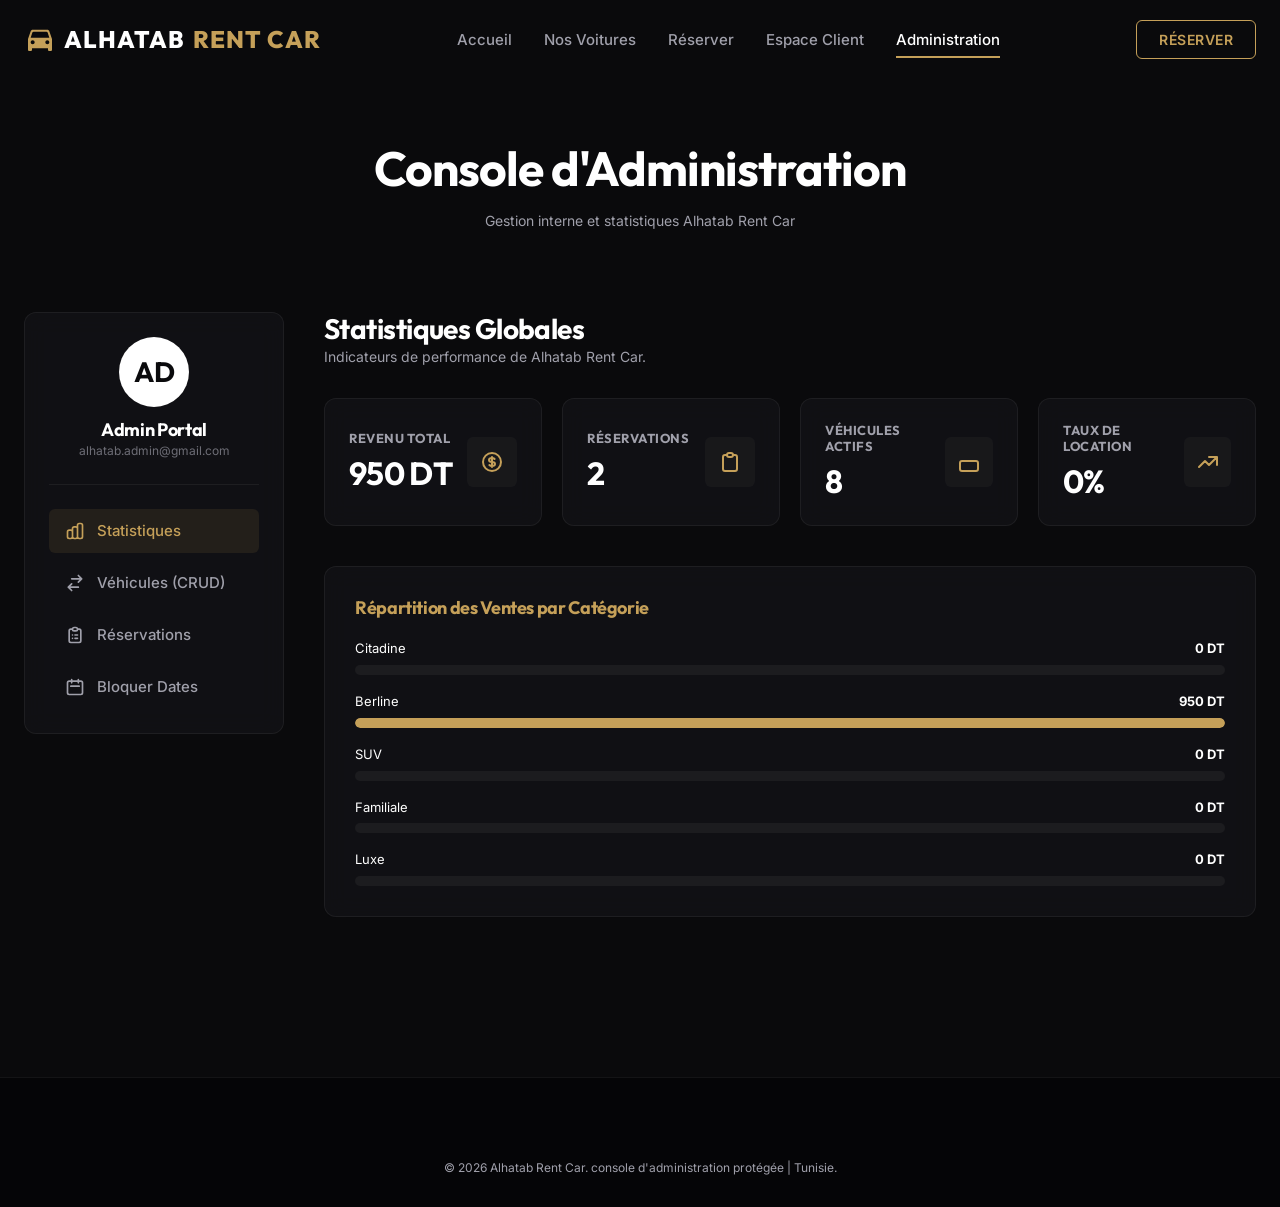
<file: admin.html>
<!DOCTYPE html>
<html lang="fr">
<head>
    <meta charset="UTF-8">
    <meta name="viewport" content="width=device-width, initial-scale=1.0">
    <title>Administration | Alhatab Rent Car</title>
    
    <!-- Meta and styles -->
    <meta name="robots" content="noindex, nofollow">
    <link rel="stylesheet" href="assets/css/style.css">
</head>
<body>

    <!-- Header Navigation -->
    <header class="scrolled">
        <div class="container">
            <a href="index.html" class="logo">
                <svg class="logo-icon" viewBox="0 0 24 24">
                    <path d="M18.92 6.01C18.72 5.42 18.16 5 17.5 5h-11c-.66 0-1.21.42-1.42 1.01L3 12v8c0 .55.45 1 1 1h1c.55 0 1-.45 1-1v-1h12v1c0 .55.45 1 1 1h1c.55 0 1-.45 1-1v-8l-2.08-5.99zM6.5 16c-.83 0-1.5-.67-1.5-1.5S5.67 13 6.5 13s1.5.67 1.5 1.5S7.33 16 6.5 16zm11 0c-.83 0-1.5-.67-1.5-1.5s.67-1.5 1.5-1.5 1.5.67 1.5 1.5-.67 1.5-1.5 1.5zM5 11l1.27-3.82c.14-.4.52-.68.96-.68h9.54c.44 0 .82.28.96.68L19 11H5z"/>
                </svg>
                Alhatab <span>Rent Car</span>
            </a>
            
            <nav class="nav-links">
                <a href="index.html">Accueil</a>
                <a href="cars.html">Nos Voitures</a>
                <a href="reserve.html">Réserver</a>
                <a href="dashboard.html">Espace Client</a>
                <a href="admin.html" class="active">Administration</a>
            </nav>
            
            <button class="nav-btn" onclick="window.location.href='reserve.html'">Réserver</button>
            
            <div class="burger">
                <span></span>
                <span></span>
                <span></span>
            </div>
        </div>
    </header>

    <!-- Page Header -->
    <section class="page-header" style="padding-bottom: 40px; padding-top: 140px;">
        <div class="container">
            <h1>Console d'Administration</h1>
            <p style="color:var(--text-gray); font-size:14px; margin-top:8px;">Gestion interne et statistiques Alhatab Rent Car</p>
        </div>
    </section>

    <!-- Main Content Layout -->
    <main class="container" style="padding-bottom: 80px; margin-top: 30px;">
        <div class="dashboard-layout">
            
            <!-- Sidebar Admin Navigation -->
            <aside class="dashboard-sidebar glass">
                <div class="user-profile-header">
                    <div class="user-avatar" style="background: var(--text-light); color: var(--bg-dark);">AD</div>
                    <h3>Admin Portal</h3>
                    <p>alhatab.admin@gmail.com</p>
                </div>

                <div class="db-menu">
                    <button class="db-menu-btn active" onclick="switchAdminTab('stats')">
                        <svg fill="none" stroke="currentColor" viewBox="0 0 24 24"><path stroke-linecap="round" stroke-linejoin="round" stroke-width="2" d="M9 19v-6a2 2 0 00-2-2H5a2 2 0 00-2 2v6a2 2 0 002 2h2a2 2 0 002-2zm0 0V9a2 2 0 012-2h2a2 2 0 012 2v10m-6 0a2 2 0 002 2h2a2 2 0 002-2m0 0V5a2 2 0 012-2h2a2 2 0 012 2v14a2 2 0 01-2 2h-2a2 2 0 01-2-2z"></path></svg>
                        Statistiques
                    </button>
                    <button class="db-menu-btn" onclick="switchAdminTab('vehicles')">
                        <svg fill="none" stroke="currentColor" viewBox="0 0 24 24"><path stroke-linecap="round" stroke-linejoin="round" stroke-width="2" d="M8 7h12m0 0l-4-4m4 4l-4 4m0 6H4m0 0l4 4m-4-4l4-4"></path></svg>
                        Véhicules (CRUD)
                    </button>
                    <button class="db-menu-btn" onclick="switchAdminTab('bookings')">
                        <svg fill="none" stroke="currentColor" viewBox="0 0 24 24"><path stroke-linecap="round" stroke-linejoin="round" stroke-width="2" d="M9 5H7a2 2 0 00-2 2v12a2 2 0 002 2h10a2 2 0 002-2V7a2 2 0 00-2-2h-2M9 5a2 2 0 002 2h2a2 2 0 002-2M9 5a2 2 0 012-2h2a2 2 0 012 2m-3 7h3m-3 4h3m-6-4h.01M9 16h.01"></path></svg>
                        Réservations
                    </button>
                    <button class="db-menu-btn" onclick="switchAdminTab('blocked')">
                        <svg fill="none" stroke="currentColor" viewBox="0 0 24 24"><path stroke-linecap="round" stroke-linejoin="round" stroke-width="2" d="M8 7V3m8 4V3m-9 8h10M5 21h14a2 2 0 002-2V7a2 2 0 00-2-2H5a2 2 0 00-2 2v12a2 2 0 002 2z"></path></svg>
                        Bloquer Dates
                    </button>
                </div>
            </aside>

            <!-- Admin Display Content -->
            <div style="min-width:0;">
                
                <!-- 1. STATS PANEL -->
                <div class="dashboard-panel active" id="tab-stats">
                    <div class="panel-header">
                        <div class="panel-title">
                            <h2>Statistiques Globales</h2>
                            <p>Indicateurs de performance de Alhatab Rent Car.</p>
                        </div>
                    </div>

                    <!-- Grid metrics -->
                    <div class="stats-grid">
                        <div class="stat-card glass">
                            <div class="stat-info">
                                <h5>Revenu Total</h5>
                                <h2 id="stat-revenue">0 DT</h2>
                            </div>
                            <div class="stat-icon">
                                <svg fill="none" stroke="currentColor" viewBox="0 0 24 24"><path stroke-linecap="round" stroke-linejoin="round" stroke-width="2" d="M12 8c-1.657 0-3 .895-3 2s1.343 2 3 2 3 .895 3 2-1.343 2-3 2m0-8c1.11 0 2.08.402 2.599 1M12 8V7m0 1v8m0 0v1m0-1c-1.11 0-2.08-.402-2.599-1M21 12a9 9 0 11-18 0 9 9 0 0118 0z"></path></svg>
                            </div>
                        </div>

                        <div class="stat-card glass">
                            <div class="stat-info">
                                <h5>Réservations</h5>
                                <h2 id="stat-bookings-count">0</h2>
                            </div>
                            <div class="stat-icon">
                                <svg fill="none" stroke="currentColor" viewBox="0 0 24 24"><path stroke-linecap="round" stroke-linejoin="round" stroke-width="2" d="M9 5H7a2 2 0 00-2 2v12a2 2 0 002 2h10a2 2 0 002-2V7a2 2 0 00-2-2h-2M9 5a2 2 0 002 2h2a2 2 0 002-2M9 5a2 2 0 012-2h2a2 2 0 012 2"></path></svg>
                            </div>
                        </div>

                        <div class="stat-card glass">
                            <div class="stat-info">
                                <h5>Véhicules Actifs</h5>
                                <h2 id="stat-cars-count">0</h2>
                            </div>
                            <div class="stat-icon">
                                <svg fill="none" stroke="currentColor" viewBox="0 0 24 24"><path stroke-linecap="round" stroke-linejoin="round" stroke-width="2" d="M19 11H5m14 0a2 2 0 012 2v6a2 2 0 01-2 2H5a2 2 0 01-2-2v-6a2 2 0 012-2"></path></svg>
                            </div>
                        </div>

                        <div class="stat-card glass">
                            <div class="stat-info">
                                <h5>Taux de Location</h5>
                                <h2 id="stat-occupancy">0%</h2>
                            </div>
                            <div class="stat-icon">
                                <svg fill="none" stroke="currentColor" viewBox="0 0 24 24"><path stroke-linecap="round" stroke-linejoin="round" stroke-width="2" d="M13 7h8m0 0v8m0-8l-8 8-4-4-6 6"></path></svg>
                            </div>
                        </div>
                    </div>

                    <!-- CSS-based Chart display -->
                    <div class="glass" style="padding: 30px; border-radius: var(--radius-md); margin-top:20px;">
                        <h4 style="font-family: var(--font-title); font-size:18px; margin-bottom: 20px; color:var(--primary);">Répartition des Ventes par Catégorie</h4>
                        <div style="display:flex; flex-direction:column; gap:16px;" id="stats-category-chart">
                            <!-- Injected dynamically -->
                        </div>
                    </div>
                </div>

                <!-- 2. VEHICLES CRUD PANEL -->
                <div class="dashboard-panel" id="tab-vehicles">
                    <div class="panel-header">
                        <div class="panel-title">
                            <h2>Gestion des Véhicules</h2>
                            <p>Ajouter, modifier ou retirer des voitures du catalogue public.</p>
                        </div>
                        <button class="btn btn-primary" onclick="openCarModal()">Ajouter un véhicule</button>
                    </div>

                    <div class="table-wrapper glass">
                        <table>
                            <thead>
                                <tr>
                                    <th>Image</th>
                                    <th>Marque & Modèle</th>
                                    <th>Catégorie</th>
                                    <th>Plaque d'immatriculation</th>
                                    <th>Boîte</th>
                                    <th>Tarif/Jour</th>
                                    <th>État</th>
                                    <th>Actions</th>
                                </tr>
                            </thead>
                            <tbody id="admin-vehicles-table-body">
                                <!-- Populated dynamically -->
                            </tbody>
                        </table>
                    </div>
                </div>

                <!-- 3. BOOKINGS MANAGEMENT PANEL -->
                <div class="dashboard-panel" id="tab-bookings">
                    <div class="panel-header">
                        <div class="panel-title">
                            <h2>Gestion des Réservations</h2>
                            <p>Suivez et mettez à jour le statut des commandes clients.</p>
                        </div>
                        <button class="btn btn-secondary" onclick="exportReservations()">Exporter en JSON / CSV</button>
                    </div>

                    <div class="table-wrapper glass">
                        <table>
                            <thead>
                                <tr>
                                    <th>ID</th>
                                    <th>Client</th>
                                    <th>Véhicule</th>
                                    <th>Dates</th>
                                    <th>Montant</th>
                                    <th>Statut Location</th>
                                    <th>Paiement</th>
                                    <th>Actions</th>
                                </tr>
                            </thead>
                            <tbody id="admin-bookings-table-body">
                                <!-- Populated dynamically -->
                            </tbody>
                        </table>
                    </div>
                </div>

                <!-- 4. CALENDAR DATE BLOCKER PANEL -->
                <div class="dashboard-panel" id="tab-blocked">
                    <div class="panel-header">
                        <div class="panel-title">
                            <h2>Indisponibilités & Maintenance</h2>
                            <p>Bloquez des plages de dates pour des entretiens ou réparations.</p>
                        </div>
                    </div>

                    <div style="display:grid; grid-template-columns: 1fr 1.5fr; gap:30px; align-items: start;">
                        
                        <!-- Form -->
                        <div class="glass" style="padding: 24px; border-radius: var(--radius-md);">
                            <h4 style="font-family: var(--font-title); font-size:16px; margin-bottom: 20px; color:var(--primary);">Bloquer un véhicule</h4>
                            <form id="admin-block-form" style="display:flex; flex-direction:column; gap:16px;">
                                <div class="form-group">
                                    <label for="block-car-select">Véhicule concerné</label>
                                    <select id="block-car-select" class="form-control" required>
                                        <option value="" disabled selected>Choisir un véhicule...</option>
                                    </select>
                                </div>
                                <div class="form-group">
                                    <label for="block-start-date">Date de début</label>
                                    <input type="date" id="block-start-date" class="form-control" required>
                                </div>
                                <div class="form-group">
                                    <label for="block-end-date">Date de fin</label>
                                    <input type="date" id="block-end-date" class="form-control" required>
                                </div>
                                <div class="form-group">
                                    <label for="block-reason">Motif de blocage</label>
                                    <input type="text" id="block-reason" class="form-control" placeholder="Ex: Vidange / Peinture / Loueur privé" required>
                                </div>
                                <button type="submit" class="btn btn-primary">Bloquer ces dates</button>
                            </form>
                        </div>

                        <!-- Blocked Dates List Table -->
                        <div class="table-wrapper glass">
                            <table>
                                <thead>
                                    <tr>
                                        <th>Véhicule</th>
                                        <th>Début</th>
                                        <th>Fin</th>
                                        <th>Motif</th>
                                        <th>Actions</th>
                                    </tr>
                                </thead>
                                <tbody id="admin-blocked-table-body">
                                    <!-- Populated dynamically -->
                                </tbody>
                            </table>
                        </div>

                    </div>
                </div>

            </div>
        </div>
    </main>

    <!-- CAR CRUD MODAL (ADD & EDIT) -->
    <div class="modal" id="car-crud-modal">
        <div class="modal-content glass" style="max-width: 600px;">
            <form id="car-crud-form">
                <div class="modal-header">
                    <h3 style="font-family: var(--font-title); font-size: 20px; color: var(--primary);" id="car-modal-title">Ajouter un véhicule</h3>
                    <button type="button" class="modal-close" onclick="closeCarModal()">
                        <svg style="width:24px;height:24px;" fill="none" stroke="currentColor" viewBox="0 0 24 24"><path stroke-linecap="round" stroke-linejoin="round" stroke-width="2" d="M6 18L18 6M6 6l12 12"></path></svg>
                    </button>
                </div>
                
                <div class="modal-body" style="display:flex; flex-direction:column; gap:16px;">
                    <input type="hidden" id="car-crud-id">
                    
                    <div style="display:grid; grid-template-columns:1fr 1fr; gap:16px;">
                        <div class="form-group">
                            <label for="car-brand">Marque</label>
                            <input type="text" id="car-brand" class="form-control" placeholder="Ex: Kia" required>
                        </div>
                        <div class="form-group">
                            <label for="car-model">Modèle</label>
                            <input type="text" id="car-model" class="form-control" placeholder="Ex: Rio" required>
                        </div>
                    </div>

                    <div style="display:grid; grid-template-columns:1fr 1fr; gap:16px;">
                        <div class="form-group">
                            <label for="car-category">Catégorie</label>
                            <select id="car-category" class="form-control" required>
                                <option value="Citadine">Citadine</option>
                                <option value="Berline">Berline</option>
                                <option value="SUV">SUV</option>
                                <option value="Familiale">Familiale</option>
                                <option value="Luxe">Luxe</option>
                            </select>
                        </div>
                        <div class="form-group">
                            <label for="car-plate">Plaque d'immatriculation</label>
                            <input type="text" id="car-plate" class="form-control" placeholder="Ex: 220 TU 4321" required>
                        </div>
                    </div>

                    <div style="display:grid; grid-template-columns:1fr 1fr 1fr; gap:12px;">
                        <div class="form-group">
                            <label for="car-trans">Boîte</label>
                            <select id="car-trans" class="form-control" required>
                                <option value="Manuelle">Manuelle</option>
                                <option value="Automatique">Automatique</option>
                            </select>
                        </div>
                        <div class="form-group">
                            <label for="car-fuel">Carburant</label>
                            <select id="car-fuel" class="form-control" required>
                                <option value="Essence">Essence</option>
                                <option value="Diesel">Diesel</option>
                            </select>
                        </div>
                        <div class="form-group">
                            <label for="car-seats">Nbr Sièges</label>
                            <input type="number" id="car-seats" class="form-control" min="2" max="9" value="5" required>
                        </div>
                    </div>

                    <div style="display:grid; grid-template-columns:1fr 1.5fr; gap:16px;">
                        <div class="form-group">
                            <label for="car-price">Prix / jour (DT)</label>
                            <input type="number" id="car-price" class="form-control" min="20" max="1000" placeholder="110" required>
                        </div>
                        <div class="form-group">
                            <label for="car-status">Disponibilité administrative</label>
                            <select id="car-status" class="form-control" required>
                                <option value="Disponible">Disponible</option>
                                <option value="Maintenance">En Maintenance</option>
                                <option value="Indisponible">Indisponible (Hors-flotte)</option>
                            </select>
                        </div>
                    </div>

                    <div class="form-group">
                        <label for="car-image">URL de l'image du véhicule</label>
                        <input type="url" id="car-image" class="form-control" placeholder="https://images.unsplash.com/..." required>
                    </div>

                    <div class="form-group">
                        <label for="car-desc">Description courte</label>
                        <textarea id="car-desc" class="form-control" style="height:80px; resize:none;" placeholder="Description marketing du véhicule..." required></textarea>
                    </div>
                </div>
                
                <div class="modal-footer">
                    <button type="button" class="btn btn-secondary" onclick="closeCarModal()">Annuler</button>
                    <button type="submit" class="btn btn-primary">Enregistrer</button>
                </div>
            </form>
        </div>
    </div>

    <!-- Footer -->
    <footer style="margin-top: 80px;">
        <div class="container" style="text-align: center; font-size:12px;">
            <p>&copy; 2026 Alhatab Rent Car. console d'administration protégée | Tunisie.</p>
        </div>
    </footer>

    <!-- Scripts -->
    <script src="assets/js/db.js"></script>
    <script src="assets/js/app.js"></script>
    <script src="assets/js/admin.js"></script>
</body>
</html>
</file>
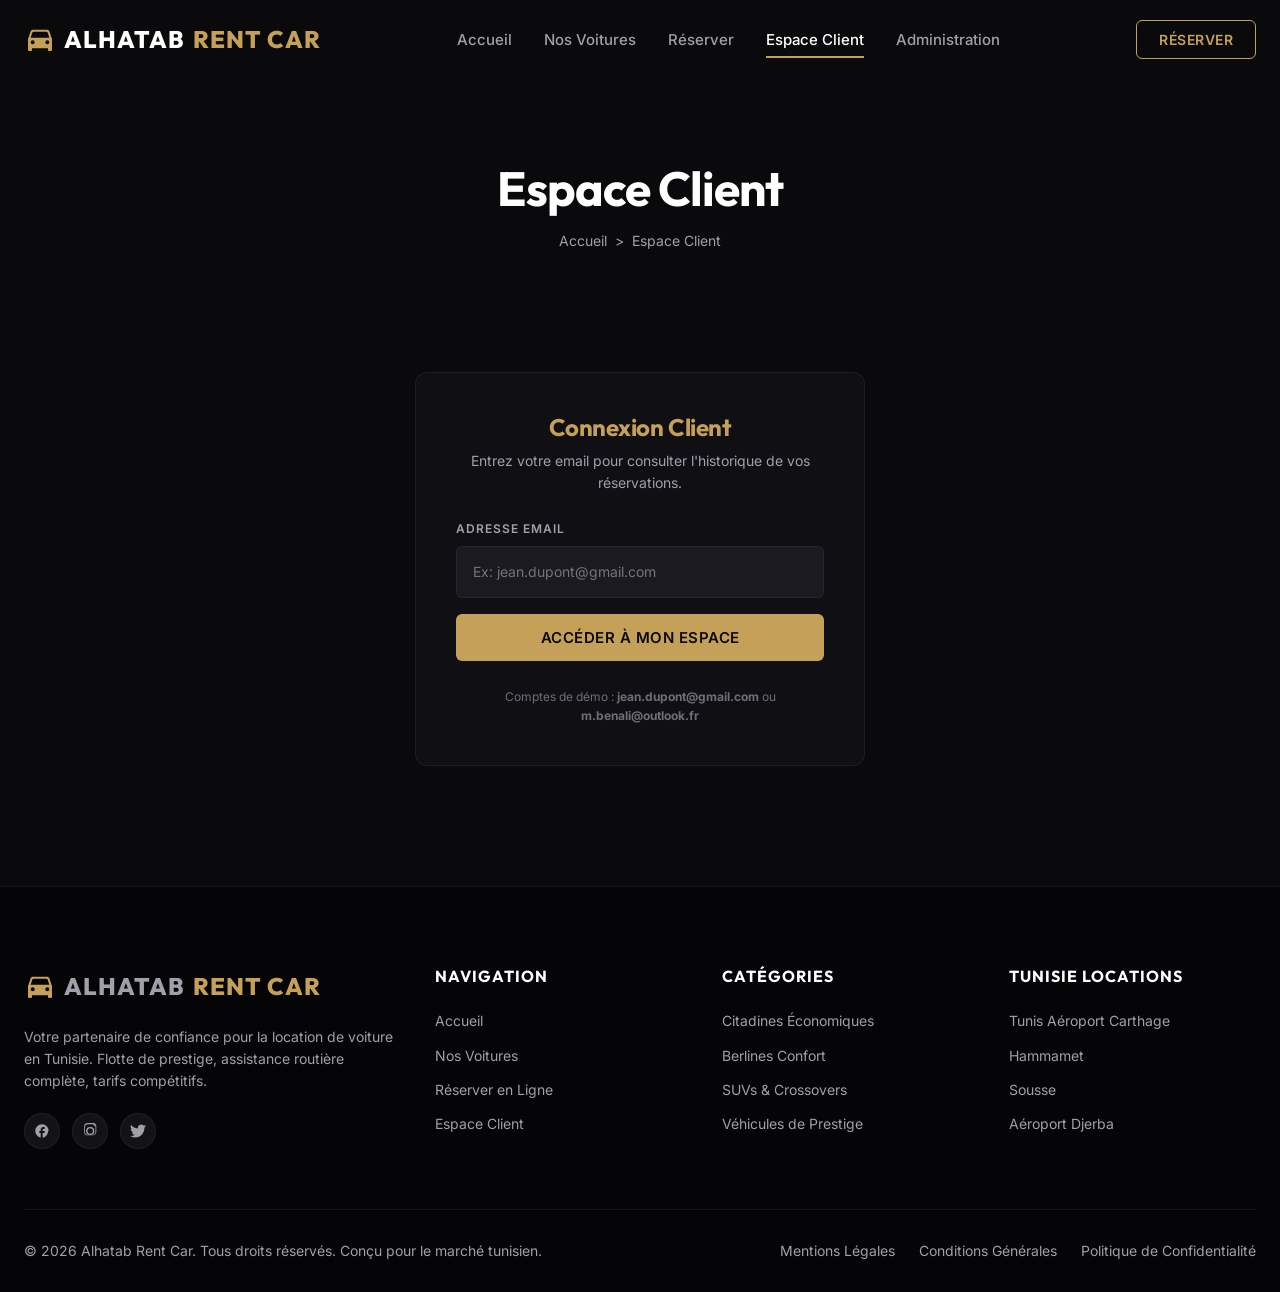
<file: dashboard.html>
<!DOCTYPE html>
<html lang="fr">
<head>
    <meta charset="UTF-8">
    <meta name="viewport" content="width=device-width, initial-scale=1.0">
    <title>Espace Client | Alhatab Rent Car Tunisie</title>
    
    <!-- Meta Descriptions & SEO -->
    <meta name="description" content="Gérez vos locations de voiture, téléchargez vos reçus et suivez vos paiements Click to Pay sur l'espace client Alhatab Rent Car.">
    <meta name="keywords" content="espace client alhatab rent car, facture location voiture tunisie, justificatif location voiture tunisie">
    
    <!-- Stylesheets -->
    <link rel="stylesheet" href="assets/css/style.css">
</head>
<body>

    <!-- Header Navigation -->
    <header class="scrolled">
        <div class="container">
            <a href="index.html" class="logo">
                <svg class="logo-icon" viewBox="0 0 24 24">
                    <path d="M18.92 6.01C18.72 5.42 18.16 5 17.5 5h-11c-.66 0-1.21.42-1.42 1.01L3 12v8c0 .55.45 1 1 1h1c.55 0 1-.45 1-1v-1h12v1c0 .55.45 1 1 1h1c.55 0 1-.45 1-1v-8l-2.08-5.99zM6.5 16c-.83 0-1.5-.67-1.5-1.5S5.67 13 6.5 13s1.5.67 1.5 1.5S7.33 16 6.5 16zm11 0c-.83 0-1.5-.67-1.5-1.5s.67-1.5 1.5-1.5 1.5.67 1.5 1.5-.67 1.5-1.5 1.5zM5 11l1.27-3.82c.14-.4.52-.68.96-.68h9.54c.44 0 .82.28.96.68L19 11H5z"/>
                </svg>
                Alhatab <span>Rent Car</span>
            </a>
            
            <nav class="nav-links">
                <a href="index.html">Accueil</a>
                <a href="cars.html">Nos Voitures</a>
                <a href="reserve.html">Réserver</a>
                <a href="dashboard.html" class="active">Espace Client</a>
                <a href="admin.html">Administration</a>
            </nav>
            
            <button class="nav-btn" onclick="window.location.href='reserve.html'">Réserver</button>
            
            <div class="burger">
                <span></span>
                <span></span>
                <span></span>
            </div>
        </div>
    </header>

    <!-- Page Header -->
    <section class="page-header">
        <div class="container">
            <h1>Espace Client</h1>
            <div class="breadcrumbs">
                <a href="index.html">Accueil</a>
                <span>&gt;</span>
                <span>Espace Client</span>
            </div>
        </div>
    </section>

    <!-- Main Client Layout -->
    <main class="container" style="padding-bottom: 80px; margin-top: 40px;">
        
        <!-- LOGIN VIEW (SHOWN IF NOT AUTHENTICATED) -->
        <div id="login-view" class="glass" style="max-width: 450px; margin: 40px auto; padding: 40px; border-radius: var(--radius-md); text-align: center;">
            <h3 style="font-family: var(--font-title); font-size: 24px; color: var(--primary); margin-bottom: 8px;">Connexion Client</h3>
            <p style="color:var(--text-gray); font-size:14px; margin-bottom: 24px;">Entrez votre email pour consulter l'historique de vos réservations.</p>
            
            <form id="client-login-form" style="text-align: left; display:flex; flex-direction:column; gap:16px;">
                <div class="form-group">
                    <label for="login-email">Adresse Email</label>
                    <input type="email" id="login-email" class="form-control" placeholder="Ex: jean.dupont@gmail.com" required>
                </div>
                <button type="submit" class="btn btn-primary btn-block">Accéder à mon espace</button>
                <div style="text-align:center; font-size:12px; color:var(--text-muted); margin-top:10px;">
                    Comptes de démo : <strong>jean.dupont@gmail.com</strong> ou <strong>m.benali@outlook.fr</strong>
                </div>
            </form>
        </div>

        <!-- AUTHENTICATED DASHBOARD VIEW -->
        <div id="dashboard-view" class="dashboard-layout" style="display: none;">
            
            <!-- Sidebar Navigation -->
            <aside class="dashboard-sidebar glass">
                <div class="user-profile-header">
                    <div class="user-avatar" id="client-avatar-letters">JD</div>
                    <h3 id="client-fullname">Jean Dupont</h3>
                    <p id="client-email-display">jean.dupont@gmail.com</p>
                </div>

                <div class="db-menu">
                    <button class="db-menu-btn active" onclick="switchTab('bookings')">
                        <svg fill="none" stroke="currentColor" viewBox="0 0 24 24"><path stroke-linecap="round" stroke-linejoin="round" stroke-width="2" d="M8 7V3m8 4V3m-9 8h10M5 21h14a2 2 0 002-2V7a2 2 0 00-2-2H5a2 2 0 00-2 2v12a2 2 0 002 2z"></path></svg>
                        Mes Réservations
                    </button>
                    <button class="db-menu-btn" onclick="switchTab('profile')">
                        <svg fill="none" stroke="currentColor" viewBox="0 0 24 24"><path stroke-linecap="round" stroke-linejoin="round" stroke-width="2" d="M16 7a4 4 0 11-8 0 4 4 0 018 0zM12 14a7 7 0 00-7 7h14a7 7 0 00-7-7z"></path></svg>
                        Mon Profil
                    </button>
                    <button class="db-menu-btn" onclick="logoutClient()" style="color:var(--error); margin-top:30px;">
                        <svg fill="none" stroke="currentColor" viewBox="0 0 24 24"><path stroke-linecap="round" stroke-linejoin="round" stroke-width="2" d="M17 16l4-4m0 0l-4-4m4 4H7m6 4v1a3 3 0 01-3 3H6a3 3 0 01-3-3V7a3 3 0 013-3h4a3 3 0 013 3v1"></path></svg>
                        Déconnexion
                    </button>
                </div>
            </aside>

            <!-- Main Panels Area -->
            <div style="min-width: 0;">
                
                <!-- Tab PANEL 1: BOOKINGS -->
                <div class="dashboard-panel active" id="tab-bookings">
                    <div class="panel-header">
                        <div class="panel-title">
                            <h2>Mes Réservations</h2>
                            <p>Historique et statut de vos locations de véhicules.</p>
                        </div>
                    </div>

                    <div class="table-wrapper glass">
                        <table>
                            <thead>
                                <tr>
                                    <th>Réf Résa</th>
                                    <th>Véhicule</th>
                                    <th>Prise en Charge</th>
                                    <th>Restitution</th>
                                    <th>Total Price</th>
                                    <th>Statut Résa</th>
                                    <th>Paiement</th>
                                    <th>Actions</th>
                                </tr>
                            </thead>
                            <tbody id="bookings-table-body">
                                <!-- Populated dynamically -->
                            </tbody>
                        </table>
                    </div>
                </div>

                <!-- Tab PANEL 2: PROFILE -->
                <div class="dashboard-panel" id="tab-profile">
                    <div class="panel-header">
                        <div class="panel-title">
                            <h2>Mon Profil Client</h2>
                            <p>Consultez ou mettez à jour vos informations de conducteur.</p>
                        </div>
                    </div>

                    <div class="glass" style="padding: 30px; border-radius: var(--radius-md); max-width:600px;">
                        <form id="profile-edit-form" style="display:flex; flex-direction:column; gap:20px;">
                            <div style="display:grid; grid-template-columns:1fr 1fr; gap:16px;">
                                <div class="form-group">
                                    <label for="prof-firstname">Prénom</label>
                                    <input type="text" id="prof-firstname" class="form-control" required>
                                </div>
                                <div class="form-group">
                                    <label for="prof-lastname">Nom</label>
                                    <input type="text" id="prof-lastname" class="form-control" required>
                                </div>
                            </div>

                            <div style="display:grid; grid-template-columns:1fr 1fr; gap:16px;">
                                <div class="form-group">
                                    <label for="prof-email">Email (Non modifiable)</label>
                                    <input type="email" id="prof-email" class="form-control" readonly style="opacity: 0.6;">
                                </div>
                                <div class="form-group">
                                    <label for="prof-phone">Téléphone</label>
                                    <input type="tel" id="prof-phone" class="form-control" required>
                                </div>
                            </div>

                            <div class="form-group">
                                <label for="prof-address">Adresse de résidence</label>
                                    <input type="text" id="prof-address" class="form-control" required>
                            </div>

                            <div class="form-group">
                                <label for="prof-license">Numéro de permis de conduire</label>
                                    <input type="text" id="prof-license" class="form-control" required>
                            </div>

                            <button type="submit" class="btn btn-primary" style="align-self: flex-start;">Enregistrer les modifications</button>
                        </form>
                    </div>
                </div>

            </div>
        </div>
    </main>

    <!-- Modal Receipt / Voucher Viewer -->
    <div class="modal" id="voucher-modal">
        <div class="modal-content glass" style="max-width: 800px;">
            <div class="modal-header">
                <h3 style="font-family: var(--font-title); font-size: 20px; color: var(--primary);">Reçu de Réservation Officiel</h3>
                <button class="modal-close" onclick="closeVoucherModal()">
                    <svg style="width:24px;height:24px;" fill="none" stroke="currentColor" viewBox="0 0 24 24"><path stroke-linecap="round" stroke-linejoin="round" stroke-width="2" d="M6 18L18 6M6 6l12 12"></path></svg>
                </button>
            </div>
            
            <div class="modal-body" id="voucher-modal-body">
                <!-- PRINTABLE VOUCHER TEMPLATE WILL BE DYNAMICALLY INJECTED -->
            </div>
            
            <div class="modal-footer">
                <button class="btn btn-secondary" onclick="closeVoucherModal()">Fermer</button>
                <button class="btn btn-primary" onclick="window.print()">Imprimer / Enregistrer PDF</button>
            </div>
        </div>
    </div>

    <!-- Footer -->
    <footer>
        <div class="container">
            <div class="footer-top">
                <div class="footer-brand">
                    <a href="index.html" class="logo">
                        <svg class="logo-icon" viewBox="0 0 24 24">
                            <path d="M18.92 6.01C18.72 5.42 18.16 5 17.5 5h-11c-.66 0-1.21.42-1.42 1.01L3 12v8c0 .55.45 1 1 1h1c.55 0 1-.45 1-1v-1h12v1c0 .55.45 1 1 1h1c.55 0 1-.45 1-1v-8l-2.08-5.99zM6.5 16c-.83 0-1.5-.67-1.5-1.5S5.67 13 6.5 13s1.5.67 1.5 1.5S7.33 16 6.5 16zm11 0c-.83 0-1.5-.67-1.5-1.5s.67-1.5 1.5-1.5 1.5.67 1.5 1.5-.67 1.5-1.5 1.5zM5 11l1.27-3.82c.14-.4.52-.68.96-.68h9.54c.44 0 .82.28.96.68L19 11H5z"/>
                        </svg>
                        Alhatab <span>Rent Car</span>
                    </a>
                    <p>Votre partenaire de confiance pour la location de voiture en Tunisie. Flotte de prestige, assistance routière complète, tarifs compétitifs.</p>
                    <div class="social-links">
                        <a href="#" class="social-link"><svg style="width:16px;height:16px;" fill="currentColor" viewBox="0 0 24 24"><path d="M22 12c0-5.52-4.48-10-10-10S2 6.48 2 12c0 4.84 3.44 8.87 8 9.8V15H8v-3h2V9.5C10 7.57 11.57 6 13.5 6H16v3h-2c-.55 0-1 .45-1 1v2h3v3h-3v6.95c4.56-.93 8-4.96 8-9.75z"/></svg></a>
                        <a href="#" class="social-link"><svg style="width:16px;height:16px;" fill="currentColor" viewBox="0 0 24 24"><path d="M12.315 2c2.43 0 2.784.01 3.71.054 2.637.12 4.07 1.537 4.19 4.19.044.927.054 1.281.054 3.71 0 2.43-.01 2.784-.054 3.71-.12 2.637-1.537 4.07-4.19 4.19-.927.044-1.281.054-3.71.054-2.43 0-2.784-.01-3.71-.054-2.637-.12-4.07-1.537-4.19-4.19-.044-.927-.054-1.281-.054-3.71 0-2.43.01-2.784.054-3.71.12-2.637 1.537-4.07 4.19-4.19.927-.044 1.281-.054 3.71-.054zm0-2c-2.48 0-2.79.01-3.76.054-3.5 0-5.44 1.94-5.44 5.44 0 .97.01 1.28.054 3.76 0 2.48-.01 2.79-.054 3.76.12 3.5 2.06 5.44 5.44 5.44.97 0 1.28-.01 3.76-.054 2.48 0 2.79-.01 3.76-.054 3.5 0 5.44-1.94 5.44-5.44 0-.97-.01-1.28-.054-3.76 0-2.48.01-2.79.054-3.76-.12-3.5-2.06-5.44-5.44-5.44-.97 0-1.28-.01-3.76-.054zm0 5.837a6.163 6.163 0 100 12.326 6.163 6.163 0 000-12.326zm0 10.162a3.999 3.999 0 110-7.998 3.999 3.999 0 010 7.998zm6.406-11.845a1.44 1.44 0 100-2.881 1.44 1.44 0 000 2.881z"/></svg></a>
                        <a href="#" class="social-link"><svg style="width:16px;height:16px;" fill="currentColor" viewBox="0 0 24 24"><path d="M23.953 4.57a10 10 0 01-2.825.775 4.958 4.958 0 002.163-2.723c-.951.555-2.005.959-3.127 1.184a4.92 4.92 0 00-8.384 4.482C7.69 8.095 4.067 6.13 1.64 3.162a4.822 4.822 0 00-.666 2.475c0 1.71.87 3.213 2.188 4.096a4.904 4.904 0 01-2.228-.616v.06a4.923 4.923 0 003.946 4.827 4.996 4.996 0 01-2.212.085 4.936 4.936 0 004.604 3.417 9.867 9.867 0 01-6.102 2.105c-.39 0-.779-.023-1.17-.067a13.995 13.995 0 007.557 2.209c9.053 0 13.998-7.496 13.998-13.985 0-.21 0-.42-.015-.63A9.935 9.935 0 0024 4.59z"/></svg></a>
                    </div>
                </div>
                
                <div class="footer-links">
                    <h4>Navigation</h4>
                    <ul>
                        <li><a href="index.html">Accueil</a></li>
                        <li><a href="cars.html">Nos Voitures</a></li>
                        <li><a href="reserve.html">Réserver en Ligne</a></li>
                        <li><a href="dashboard.html">Espace Client</a></li>
                    </ul>
                </div>
                
                <div class="footer-links">
                    <h4>Catégories</h4>
                    <ul>
                        <li><a href="cars.html?cat=Citadine">Citadines Économiques</a></li>
                        <li><a href="cars.html?cat=Berline">Berlines Confort</a></li>
                        <li><a href="cars.html?cat=SUV">SUVs & Crossovers</a></li>
                        <li><a href="cars.html?cat=Luxe">Véhicules de Prestige</a></li>
                    </ul>
                </div>

                <div class="footer-links">
                    <h4>Tunisie Locations</h4>
                    <ul>
                        <li><a href="reserve.html?pickup=tunis_aeroport">Tunis Aéroport Carthage</a></li>
                        <li><a href="reserve.html?pickup=hammamet_centre">Hammamet</a></li>
                        <li><a href="reserve.html?pickup=sousse_kantaoui">Sousse</a></li>
                        <li><a href="reserve.html?pickup=djerba_aeroport">Aéroport Djerba</a></li>
                    </ul>
                </div>
            </div>
            
            <div class="footer-bottom">
                <p>&copy; 2026 Alhatab Rent Car. Tous droits réservés. Conçu pour le marché tunisien.</p>
                <div class="footer-bottom-links">
                    <a href="#">Mentions Légales</a>
                    <a href="#">Conditions Générales</a>
                    <a href="#">Politique de Confidentialité</a>
                </div>
            </div>
        </div>
    </footer>

    <!-- Scripts -->
    <script src="assets/js/db.js"></script>
    <script src="assets/js/app.js"></script>
    <script src="assets/js/dashboard.js"></script>
</body>
</html>
</file>
<file: assets/css/style.css>
@import url('https://fonts.googleapis.com/css2?family=Inter:wght@300;400;500;600;700&family=Outfit:wght@400;500;600;700;800&display=swap');

:root {
    --bg-dark: #0a0a0c;
    --bg-card: #131317;
    --bg-card-hover: #1b1b22;
    --bg-input: #1a1a20;
    
    --primary: #c5a059;
    --primary-hover: #e0bb73;
    --primary-glow: rgba(197, 160, 89, 0.2);
    
    --text-light: #ffffff;
    --text-gray: #a0a0ab;
    --text-muted: #6e6e77;
    
    --border: rgba(255, 255, 255, 0.06);
    --border-hover: rgba(197, 160, 89, 0.3);
    
    --success: #10b981;
    --error: #ef4444;
    
    --font-title: 'Outfit', sans-serif;
    --font-body: 'Inter', sans-serif;
    
    --transition: all 0.3s cubic-bezier(0.4, 0, 0.2, 1);
    --shadow: 0 8px 30px rgba(0, 0, 0, 0.5);
    --radius-sm: 6px;
    --radius-md: 12px;
    --radius-lg: 20px;
}

/* Base Styles */
* {
    margin: 0;
    padding: 0;
    box-sizing: border-box;
    scroll-behavior: smooth;
}

body {
    background-color: var(--bg-dark);
    color: var(--text-light);
    font-family: var(--font-body);
    font-size: 16px;
    line-height: 1.6;
    overflow-x: hidden;
}

h1, h2, h3, h4, h5, h6 {
    font-family: var(--font-title);
    font-weight: 700;
    letter-spacing: -0.02em;
    line-height: 1.2;
}

a {
    color: inherit;
    text-decoration: none;
    transition: var(--transition);
}

button, input, select, textarea {
    font-family: inherit;
    font-size: inherit;
}

/* Glassmorphism utility */
.glass {
    background: rgba(19, 19, 23, 0.75);
    backdrop-filter: blur(12px);
    -webkit-backdrop-filter: blur(12px);
    border: 1px solid var(--border);
}

/* Premium Layout Elements */
.container {
    width: 100%;
    max-width: 1280px;
    margin: 0 auto;
    padding: 0 24px;
}

/* Header / Navbar */
header {
    position: fixed;
    top: 0;
    left: 0;
    width: 100%;
    z-index: 1000;
    transition: var(--transition);
    border-bottom: 1px solid transparent;
}

header.scrolled {
    background: rgba(10, 10, 12, 0.9);
    backdrop-filter: blur(10px);
    border-bottom: 1px solid var(--border);
    padding: 12px 0;
}

header .container {
    display: flex;
    justify-content: space-between;
    align-items: center;
    padding: 20px 24px;
    transition: var(--transition);
}

header.scrolled .container {
    padding: 10px 24px;
}

.logo {
    display: flex;
    align-items: center;
    gap: 8px;
    font-family: var(--font-title);
    font-size: 24px;
    font-weight: 800;
    text-transform: uppercase;
    letter-spacing: 1px;
}

.logo span {
    color: var(--primary);
}

.logo-icon {
    width: 32px;
    height: 32px;
    fill: var(--primary);
}

.nav-links {
    display: flex;
    gap: 32px;
    align-items: center;
}

.nav-links a {
    font-size: 15px;
    font-weight: 500;
    color: var(--text-gray);
    position: relative;
    padding: 6px 0;
}

.nav-links a:hover,
.nav-links a.active {
    color: var(--text-light);
}

.nav-links a::after {
    content: '';
    position: absolute;
    bottom: 0;
    left: 0;
    width: 0;
    height: 2px;
    background-color: var(--primary);
    transition: var(--transition);
}

.nav-links a:hover::after,
.nav-links a.active::after {
    width: 100%;
}

.nav-btn {
    background: transparent;
    border: 1px solid var(--primary);
    color: var(--primary);
    padding: 10px 22px;
    border-radius: var(--radius-sm);
    font-weight: 600;
    font-size: 14px;
    cursor: pointer;
    transition: var(--transition);
    text-transform: uppercase;
    letter-spacing: 0.5px;
}

.nav-btn:hover {
    background: var(--primary);
    color: var(--bg-dark);
    box-shadow: 0 0 15px var(--primary-glow);
}

/* Mobile Navigation */
.burger {
    display: none;
    cursor: pointer;
    flex-direction: column;
    gap: 6px;
    z-index: 1001;
}

.burger span {
    display: block;
    width: 28px;
    height: 2px;
    background-color: var(--text-light);
    transition: var(--transition);
}

/* Buttons */
.btn {
    display: inline-flex;
    align-items: center;
    justify-content: center;
    padding: 14px 28px;
    border-radius: var(--radius-sm);
    font-size: 15px;
    font-weight: 600;
    cursor: pointer;
    transition: var(--transition);
    border: none;
    gap: 10px;
    text-transform: uppercase;
    letter-spacing: 0.5px;
}

.btn-primary {
    background-color: var(--primary);
    color: var(--bg-dark);
}

.btn-primary:hover {
    background-color: var(--primary-hover);
    box-shadow: 0 0 20px rgba(197, 160, 89, 0.4);
    transform: translateY(-2px);
}

.btn-secondary {
    background-color: transparent;
    border: 1px solid var(--border);
    color: var(--text-light);
}

.btn-secondary:hover {
    background-color: rgba(255, 255, 255, 0.05);
    border-color: var(--text-gray);
    transform: translateY(-2px);
}

.btn-block {
    display: flex;
    width: 100%;
}

/* Hero Section */
.hero {
    position: relative;
    min-height: 100vh;
    display: flex;
    align-items: center;
    background: linear-gradient(180deg, rgba(10,10,12,0.4) 0%, rgba(10,10,12,0.9) 100%), 
                url('https://images.unsplash.com/photo-1618843479313-40f8afb4b4d8?auto=format&fit=crop&w=1920&q=80') no-repeat center center/cover;
    padding-top: 100px;
    padding-bottom: 60px;
}

.hero-content {
    max-width: 700px;
    margin-bottom: 40px;
}

.hero-subtitle {
    color: var(--primary);
    font-size: 14px;
    text-transform: uppercase;
    letter-spacing: 3px;
    font-weight: 700;
    margin-bottom: 16px;
    display: block;
}

.hero-title {
    font-size: 56px;
    line-height: 1.1;
    margin-bottom: 24px;
    color: var(--text-light);
}

.hero-desc {
    font-size: 18px;
    color: var(--text-gray);
    margin-bottom: 32px;
}

.hero-actions {
    display: flex;
    gap: 16px;
}

/* Reservation Quick Search Widget */
.search-widget {
    margin-top: -80px;
    position: relative;
    z-index: 10;
    border-radius: var(--radius-md);
    padding: 30px;
    box-shadow: var(--shadow);
}

.search-form {
    display: grid;
    grid-template-columns: repeat(auto-fit, minmax(200px, 1fr)) 180px;
    gap: 20px;
    align-items: flex-end;
}

.form-group {
    display: flex;
    flex-direction: column;
    gap: 8px;
}

.form-group label {
    font-size: 12px;
    text-transform: uppercase;
    letter-spacing: 1px;
    color: var(--text-gray);
    font-weight: 600;
}

.form-control {
    background-color: var(--bg-input);
    border: 1px solid var(--border);
    color: var(--text-light);
    height: 52px;
    padding: 0 16px;
    border-radius: var(--radius-sm);
    outline: none;
    font-size: 14px;
    transition: var(--transition);
    width: 100%;
}

.form-control:focus {
    border-color: var(--primary);
    box-shadow: 0 0 8px rgba(197, 160, 89, 0.25);
}

/* Section Common Styles */
section {
    padding: 100px 0;
}

.section-header {
    text-align: center;
    max-width: 600px;
    margin: 0 auto 60px auto;
}

.section-subtitle {
    color: var(--primary);
    font-size: 13px;
    text-transform: uppercase;
    letter-spacing: 3px;
    font-weight: 700;
    margin-bottom: 12px;
    display: block;
}

.section-title {
    font-size: 38px;
    color: var(--text-light);
}

.section-title span {
    color: var(--primary);
}

/* Features Grid */
.features-grid {
    display: grid;
    grid-template-columns: repeat(auto-fit, minmax(250px, 1fr));
    gap: 30px;
}

.feature-card {
    border-radius: var(--radius-md);
    padding: 40px 30px;
    text-align: center;
    transition: var(--transition);
}

.feature-card:hover {
    border-color: var(--primary);
    transform: translateY(-5px);
    box-shadow: 0 10px 30px rgba(0, 0, 0, 0.4);
}

.feature-icon-wrapper {
    width: 70px;
    height: 70px;
    background: rgba(197, 160, 89, 0.1);
    border-radius: 50%;
    display: flex;
    align-items: center;
    justify-content: center;
    margin: 0 auto 24px auto;
    color: var(--primary);
}

.feature-icon-wrapper svg {
    width: 32px;
    height: 32px;
}

.feature-card h3 {
    font-size: 20px;
    margin-bottom: 16px;
    color: var(--text-light);
}

.feature-card p {
    color: var(--text-gray);
    font-size: 14px;
    line-height: 1.6;
}

/* Car Cards Grid */
.cars-grid {
    display: grid;
    grid-template-columns: repeat(auto-fit, minmax(340px, 1fr));
    gap: 30px;
}

.car-card {
    border-radius: var(--radius-md);
    overflow: hidden;
    transition: var(--transition);
}

.car-card:hover {
    border-color: var(--primary);
    transform: translateY(-5px);
    box-shadow: 0 12px 40px rgba(0,0,0,0.6);
}

.car-img-wrapper {
    position: relative;
    height: 220px;
    overflow: hidden;
    background-color: #121215;
}

.car-img-wrapper img {
    width: 100%;
    height: 100%;
    object-fit: cover;
    transition: var(--transition);
}

.car-card:hover .car-img-wrapper img {
    transform: scale(1.05);
}

.car-badge {
    position: absolute;
    top: 16px;
    right: 16px;
    background: rgba(10, 10, 12, 0.85);
    border: 1px solid var(--border);
    padding: 6px 12px;
    border-radius: 20px;
    font-size: 12px;
    font-weight: 600;
}

.car-badge.available {
    border-color: var(--success);
    color: var(--success);
}

.car-badge.unavailable {
    border-color: var(--error);
    color: var(--error);
}

.car-category {
    position: absolute;
    top: 16px;
    left: 16px;
    background: var(--primary);
    color: var(--bg-dark);
    padding: 4px 10px;
    font-size: 11px;
    text-transform: uppercase;
    font-weight: 700;
    border-radius: var(--radius-sm);
    letter-spacing: 0.5px;
}

.car-info {
    padding: 24px;
}

.car-title {
    font-size: 22px;
    margin-bottom: 8px;
    display: flex;
    justify-content: space-between;
    align-items: center;
}

.car-specs {
    display: grid;
    grid-template-columns: repeat(3, 1fr);
    gap: 12px;
    padding: 16px 0;
    border-top: 1px solid var(--border);
    border-bottom: 1px solid var(--border);
    margin: 16px 0;
}

.spec-item {
    display: flex;
    align-items: center;
    gap: 8px;
    font-size: 13px;
    color: var(--text-gray);
}

.spec-item svg {
    width: 16px;
    height: 16px;
    color: var(--primary);
    flex-shrink: 0;
}

.car-price-action {
    display: flex;
    justify-content: space-between;
    align-items: center;
}

.car-price {
    font-size: 14px;
    color: var(--text-gray);
}

.car-price strong {
    font-size: 24px;
    color: var(--primary);
    font-family: var(--font-title);
}

.car-action-btn {
    padding: 10px 20px;
    font-size: 13px;
}

/* Testimonials / Reviews */
.reviews-grid {
    display: grid;
    grid-template-columns: repeat(auto-fit, minmax(300px, 1fr));
    gap: 30px;
}

.review-card {
    border-radius: var(--radius-md);
    padding: 30px;
}

.stars {
    color: var(--primary);
    margin-bottom: 16px;
    display: flex;
    gap: 4px;
}

.stars svg {
    width: 16px;
    height: 16px;
    fill: currentColor;
}

.review-content {
    font-size: 15px;
    color: var(--text-gray);
    font-style: italic;
    margin-bottom: 24px;
}

.review-author {
    display: flex;
    align-items: center;
    gap: 12px;
}

.author-avatar {
    width: 44px;
    height: 44px;
    border-radius: 50%;
    background: #2a2a30;
    display: flex;
    align-items: center;
    justify-content: center;
    font-weight: 700;
    color: var(--primary);
    border: 1px solid var(--border);
}

.author-info h4 {
    font-size: 16px;
    color: var(--text-light);
}

.author-info span {
    font-size: 12px;
    color: var(--text-muted);
}

/* FAQ Accordion */
.faq-list {
    max-width: 800px;
    margin: 0 auto;
    display: flex;
    flex-direction: column;
    gap: 16px;
}

.faq-item {
    border-radius: var(--radius-md);
    overflow: hidden;
    transition: var(--transition);
}

.faq-question {
    padding: 24px;
    display: flex;
    justify-content: space-between;
    align-items: center;
    cursor: pointer;
    font-weight: 600;
    font-size: 17px;
    transition: var(--transition);
}

.faq-question:hover {
    color: var(--primary);
}

.faq-icon {
    width: 20px;
    height: 20px;
    transition: var(--transition);
}

.faq-item.active .faq-icon {
    transform: rotate(180deg);
    color: var(--primary);
}

.faq-answer {
    max-height: 0;
    overflow: hidden;
    transition: max-height 0.3s cubic-bezier(0, 1, 0, 1);
    color: var(--text-gray);
    font-size: 15px;
}

.faq-item.active .faq-answer {
    max-height: 500px;
    padding: 0 24px 24px 24px;
    transition: max-height 0.3s cubic-bezier(1, 0, 1, 0);
}

/* Contact Area */
.contact-grid {
    display: grid;
    grid-template-columns: 1fr 1.5fr;
    gap: 50px;
}

.contact-info-panel {
    display: flex;
    flex-direction: column;
    gap: 30px;
}

.contact-info-item {
    display: flex;
    gap: 20px;
}

.contact-info-icon {
    width: 50px;
    height: 50px;
    border-radius: var(--radius-sm);
    background: rgba(197, 160, 89, 0.1);
    display: flex;
    align-items: center;
    justify-content: center;
    color: var(--primary);
    flex-shrink: 0;
}

.contact-info-icon svg {
    width: 24px;
    height: 24px;
}

.contact-info-text h4 {
    font-size: 18px;
    margin-bottom: 6px;
}

.contact-info-text p {
    color: var(--text-gray);
    font-size: 15px;
}

.contact-form-panel {
    border-radius: var(--radius-md);
    padding: 40px;
}

.contact-form-panel form {
    display: grid;
    grid-template-columns: 1fr 1fr;
    gap: 20px;
}

.contact-form-panel .form-group.full-width {
    grid-column: span 2;
}

.contact-form-panel textarea.form-control {
    height: 120px;
    padding-top: 14px;
    resize: none;
}

.contact-form-panel .btn {
    grid-column: span 2;
    margin-top: 10px;
}

/* Footer */
footer {
    background-color: #050507;
    border-top: 1px solid var(--border);
    padding: 80px 0 30px 0;
    color: var(--text-gray);
    font-size: 14px;
}

.footer-top {
    display: grid;
    grid-template-columns: 1.5fr repeat(3, 1fr);
    gap: 40px;
    margin-bottom: 60px;
}

.footer-brand p {
    margin: 20px 0;
    line-height: 1.6;
}

.social-links {
    display: flex;
    gap: 12px;
}

.social-link {
    width: 36px;
    height: 36px;
    border-radius: 50%;
    background: var(--bg-card);
    border: 1px solid var(--border);
    display: flex;
    align-items: center;
    justify-content: center;
    color: var(--text-gray);
    transition: var(--transition);
}

.social-link:hover {
    background: var(--primary);
    color: var(--bg-dark);
    border-color: var(--primary);
    transform: translateY(-3px);
}

.footer-links h4 {
    color: var(--text-light);
    font-size: 16px;
    margin-bottom: 24px;
    text-transform: uppercase;
    letter-spacing: 1px;
}

.footer-links ul {
    list-style: none;
    display: flex;
    flex-direction: column;
    gap: 12px;
}

.footer-links a:hover {
    color: var(--primary);
    padding-left: 4px;
}

.footer-bottom {
    border-top: 1px solid var(--border);
    padding-top: 30px;
    display: flex;
    justify-content: space-between;
    align-items: center;
    flex-wrap: wrap;
    gap: 20px;
}

.footer-bottom-links {
    display: flex;
    gap: 24px;
}

/* Inner Page Hero Header */
.page-header {
    padding-top: 160px;
    padding-bottom: 80px;
    background: linear-gradient(180deg, rgba(10,10,12,0.6) 0%, rgba(10,10,12,1) 100%),
                url('https://images.unsplash.com/photo-1549399542-7e3f8b79c341?auto=format&fit=crop&w=1920&q=80') center center/cover;
    text-align: center;
}

.page-header h1 {
    font-size: 48px;
    margin-bottom: 12px;
    color: var(--text-light);
}

.breadcrumbs {
    display: flex;
    justify-content: center;
    gap: 8px;
    font-size: 14px;
    color: var(--text-gray);
}

.breadcrumbs a:hover {
    color: var(--primary);
}

/* Catalog Page Styling */
.catalog-layout {
    display: grid;
    grid-template-columns: 300px 1fr;
    gap: 40px;
    margin-top: 40px;
}

.filter-sidebar {
    position: sticky;
    top: 100px;
    height: fit-content;
    border-radius: var(--radius-md);
    padding: 30px;
}

.filter-section {
    margin-bottom: 24px;
    padding-bottom: 24px;
    border-bottom: 1px solid var(--border);
}

.filter-section:last-child {
    border-bottom: none;
    margin-bottom: 0;
    padding-bottom: 0;
}

.filter-section h4 {
    font-size: 16px;
    margin-bottom: 16px;
    text-transform: uppercase;
    letter-spacing: 0.5px;
    display: flex;
    justify-content: space-between;
}

.checkbox-group {
    display: flex;
    flex-direction: column;
    gap: 12px;
}

.checkbox-label {
    display: flex;
    align-items: center;
    gap: 10px;
    font-size: 14px;
    color: var(--text-gray);
    cursor: pointer;
    user-select: none;
}

.checkbox-label input {
    accent-color: var(--primary);
    width: 16px;
    height: 16px;
}

/* Range input style */
.range-slider-container {
    display: flex;
    flex-direction: column;
    gap: 10px;
}

.range-values {
    display: flex;
    justify-content: space-between;
    font-size: 13px;
    color: var(--text-gray);
}

.range-slider {
    width: 100%;
    accent-color: var(--primary);
}

/* Catalog Toolbar */
.catalog-toolbar {
    display: flex;
    justify-content: space-between;
    align-items: center;
    margin-bottom: 30px;
    flex-wrap: wrap;
    gap: 20px;
}

.catalog-search-wrapper {
    position: relative;
    max-width: 350px;
    width: 100%;
}

.catalog-search-wrapper svg {
    position: absolute;
    left: 16px;
    top: 50%;
    transform: translateY(-50%);
    width: 18px;
    height: 18px;
    color: var(--text-muted);
}

.catalog-search {
    padding-left: 48px;
}

.catalog-sorting {
    display: flex;
    align-items: center;
    gap: 12px;
    font-size: 14px;
    color: var(--text-gray);
}

.catalog-sorting select {
    background-color: var(--bg-card);
    border: 1px solid var(--border);
    color: var(--text-light);
    height: 40px;
    padding: 0 12px;
    border-radius: var(--radius-sm);
    outline: none;
    cursor: pointer;
}

/* Reservation Funnel Style */
.reservation-layout {
    max-width: 1000px;
    margin: 0 auto;
}

.progress-bar-container {
    margin-bottom: 50px;
    position: relative;
}

.progress-steps {
    display: flex;
    justify-content: space-between;
    position: relative;
    z-index: 1;
}

.progress-line {
    position: absolute;
    top: 18px;
    left: 0;
    height: 2px;
    background-color: var(--border);
    width: 100%;
    z-index: 0;
}

.progress-line-fill {
    position: absolute;
    top: 18px;
    left: 0;
    height: 2px;
    background-color: var(--primary);
    width: 0%;
    z-index: 0;
    transition: var(--transition);
}

.step-indicator {
    display: flex;
    flex-direction: column;
    align-items: center;
    gap: 8px;
}

.step-num {
    width: 36px;
    height: 36px;
    border-radius: 50%;
    background-color: var(--bg-dark);
    border: 2px solid var(--border);
    display: flex;
    align-items: center;
    justify-content: center;
    font-weight: 700;
    font-size: 14px;
    color: var(--text-gray);
    transition: var(--transition);
}

.step-indicator.active .step-num {
    border-color: var(--primary);
    background-color: var(--primary);
    color: var(--bg-dark);
    box-shadow: 0 0 15px var(--primary-glow);
}

.step-indicator.completed .step-num {
    border-color: var(--primary);
    background-color: var(--bg-dark);
    color: var(--primary);
}

.step-label {
    font-size: 12px;
    font-weight: 600;
    text-transform: uppercase;
    letter-spacing: 0.5px;
    color: var(--text-muted);
    transition: var(--transition);
}

.step-indicator.active .step-label {
    color: var(--primary);
}

.step-indicator.completed .step-label {
    color: var(--text-light);
}

/* Booking Steps Container */
.booking-step {
    display: none;
    animation: fadeIn 0.4s ease;
}

.booking-step.active {
    display: block;
}

@keyframes fadeIn {
    from { opacity: 0; transform: translateY(10px); }
    to { opacity: 1; transform: translateY(0); }
}

/* Step specific content grids */
.booking-grid {
    display: grid;
    grid-template-columns: 2fr 1fr;
    gap: 40px;
    align-items: start;
}

.booking-summary-sidebar {
    border-radius: var(--radius-md);
    padding: 30px;
    position: sticky;
    top: 100px;
}

.sidebar-title {
    font-size: 18px;
    padding-bottom: 16px;
    border-bottom: 1px solid var(--border);
    margin-bottom: 20px;
}

.summary-car-preview {
    display: flex;
    gap: 16px;
    margin-bottom: 20px;
}

.summary-car-img {
    width: 100px;
    height: 70px;
    object-fit: cover;
    border-radius: var(--radius-sm);
    background-color: #121215;
}

.summary-car-info h4 {
    font-size: 16px;
}

.summary-car-info p {
    font-size: 13px;
    color: var(--text-gray);
}

.summary-details {
    display: flex;
    flex-direction: column;
    gap: 12px;
    padding-bottom: 20px;
    border-bottom: 1px solid var(--border);
    margin-bottom: 20px;
    font-size: 14px;
}

.summary-row {
    display: flex;
    justify-content: space-between;
}

.summary-row span:first-child {
    color: var(--text-gray);
}

.summary-row span:last-child {
    color: var(--text-light);
    font-weight: 500;
}

.summary-total {
    display: flex;
    justify-content: space-between;
    align-items: center;
    font-size: 16px;
    margin-bottom: 24px;
}

.summary-total strong {
    font-size: 24px;
    color: var(--primary);
    font-family: var(--font-title);
}

/* Step 2 Car Grid inside reservation */
.reservation-cars-list {
    display: flex;
    flex-direction: column;
    gap: 20px;
}

.reservation-car-row {
    display: grid;
    grid-template-columns: 240px 1fr 180px;
    border-radius: var(--radius-md);
    overflow: hidden;
    transition: var(--transition);
}

.reservation-car-row:hover {
    border-color: var(--primary);
    box-shadow: 0 8px 24px rgba(0,0,0,0.4);
}

.res-car-img {
    height: 100%;
    min-height: 160px;
    object-fit: cover;
    width: 100%;
    background-color: #121215;
}

.res-car-info {
    padding: 24px;
    display: flex;
    flex-direction: column;
    justify-content: space-between;
}

.res-car-info h3 {
    font-size: 20px;
}

.res-car-info p {
    font-size: 13px;
    color: var(--text-gray);
}

.res-car-actions {
    padding: 24px;
    display: flex;
    flex-direction: column;
    justify-content: center;
    align-items: center;
    border-left: 1px solid var(--border);
    background-color: rgba(255, 255, 255, 0.01);
}

.res-car-price {
    font-size: 13px;
    color: var(--text-gray);
    margin-bottom: 12px;
    text-align: center;
}

.res-car-price strong {
    display: block;
    font-size: 24px;
    color: var(--primary);
    font-family: var(--font-title);
}

/* Options checkboxes */
.options-list {
    display: flex;
    flex-direction: column;
    gap: 16px;
}

.option-item {
    border-radius: var(--radius-md);
    padding: 20px;
    display: flex;
    justify-content: space-between;
    align-items: center;
    cursor: pointer;
    transition: var(--transition);
}

.option-item:hover {
    border-color: var(--primary);
}

.option-left {
    display: flex;
    gap: 16px;
    align-items: center;
}

.option-item input {
    accent-color: var(--primary);
    width: 20px;
    height: 20px;
}

.option-text h4 {
    font-size: 16px;
    margin-bottom: 4px;
}

.option-text p {
    font-size: 13px;
    color: var(--text-gray);
}

.option-price {
    font-weight: 700;
    color: var(--primary);
}

/* Step Navigation Controls */
.step-nav {
    display: flex;
    justify-content: space-between;
    margin-top: 30px;
    padding-top: 20px;
    border-top: 1px solid var(--border);
}

/* Click to Pay Mock Integration Styles */
.ctp-portal {
    background-color: #ffffff;
    color: #212529;
    border-radius: var(--radius-md);
    max-width: 500px;
    margin: 40px auto;
    overflow: hidden;
    box-shadow: 0 15px 40px rgba(0,0,0,0.8);
    font-family: 'Segoe UI', Tahoma, Geneva, Verdana, sans-serif;
}

.ctp-header {
    background: linear-gradient(135deg, #1b3d6d 0%, #0c2040 100%);
    color: #ffffff;
    padding: 24px;
    text-align: center;
    position: relative;
}

.ctp-logo {
    font-weight: 800;
    font-size: 20px;
    letter-spacing: 0.5px;
    margin-bottom: 4px;
}

.ctp-logo span {
    color: #00a4e4;
}

.ctp-subtitle {
    font-size: 12px;
    opacity: 0.8;
}

.ctp-body {
    padding: 30px;
}

.ctp-summary-box {
    background-color: #f8f9fa;
    border: 1px solid #dee2e6;
    border-radius: var(--radius-sm);
    padding: 16px;
    margin-bottom: 24px;
    font-size: 14px;
}

.ctp-summary-row {
    display: flex;
    justify-content: space-between;
    margin-bottom: 8px;
}

.ctp-summary-row:last-child {
    margin-bottom: 0;
    padding-top: 8px;
    border-top: 1px dashed #dee2e6;
    font-weight: 700;
}

.ctp-card-types {
    display: flex;
    gap: 12px;
    margin-bottom: 16px;
    justify-content: center;
}

.ctp-card-logo {
    height: 28px;
    opacity: 0.8;
    transition: var(--transition);
}

.ctp-card-logo.active {
    opacity: 1;
    transform: scale(1.1);
}

.ctp-form-group {
    display: flex;
    flex-direction: column;
    gap: 6px;
    margin-bottom: 16px;
}

.ctp-form-group label {
    font-size: 11px;
    font-weight: 700;
    text-transform: uppercase;
    color: #495057;
}

.ctp-input {
    border: 1px solid #ced4da;
    height: 42px;
    padding: 0 12px;
    border-radius: 4px;
    outline: none;
    font-size: 14px;
    width: 100%;
}

.ctp-input:focus {
    border-color: #1b3d6d;
    box-shadow: 0 0 0 3px rgba(27, 61, 109, 0.15);
}

.ctp-col-2 {
    display: grid;
    grid-template-columns: 1fr 1fr;
    gap: 16px;
}

.ctp-btn {
    background-color: #00a4e4;
    color: #ffffff;
    font-weight: 700;
    text-transform: uppercase;
    font-size: 14px;
    height: 48px;
    border-radius: 4px;
    border: none;
    width: 100%;
    cursor: pointer;
    transition: all 0.2s;
    margin-top: 10px;
}

.ctp-btn:hover {
    background-color: #008cc4;
}

.ctp-btn-fail {
    background-color: transparent;
    color: #6c757d;
    border: 1px solid #ced4da;
    margin-top: 10px;
    height: 38px;
    font-size: 12px;
    border-radius: 4px;
    cursor: pointer;
    width: 100%;
    transition: all 0.2s;
}

.ctp-btn-fail:hover {
    background-color: #f8f9fa;
    color: #dc3545;
    border-color: #dc3545;
}

.ctp-secure-footer {
    display: flex;
    justify-content: center;
    align-items: center;
    gap: 8px;
    margin-top: 20px;
    font-size: 11px;
    color: #6c757d;
}

.ctp-secure-footer svg {
    width: 14px;
    height: 14px;
}

/* Success / Failure view designs */
.booking-result {
    text-align: center;
    max-width: 600px;
    margin: 40px auto;
    padding: 40px;
    border-radius: var(--radius-md);
}

.result-icon {
    width: 80px;
    height: 80px;
    border-radius: 50%;
    display: flex;
    align-items: center;
    justify-content: center;
    margin: 0 auto 24px auto;
}

.result-icon.success {
    background: rgba(16, 185, 129, 0.1);
    color: var(--success);
}

.result-icon.error {
    background: rgba(239, 68, 68, 0.1);
    color: var(--error);
}

.result-icon svg {
    width: 40px;
    height: 40px;
}

.booking-result h2 {
    font-size: 32px;
    margin-bottom: 16px;
}

.booking-result p {
    color: var(--text-gray);
    margin-bottom: 30px;
    font-size: 16px;
}

/* Dashboard layouts (Client & Admin) */
.dashboard-layout {
    display: grid;
    grid-template-columns: 260px 1fr;
    gap: 40px;
    margin-top: 40px;
}

.dashboard-sidebar {
    height: fit-content;
    border-radius: var(--radius-md);
    padding: 24px;
}

.user-profile-header {
    text-align: center;
    padding-bottom: 24px;
    border-bottom: 1px solid var(--border);
    margin-bottom: 24px;
}

.user-avatar {
    width: 70px;
    height: 70px;
    border-radius: 50%;
    background: linear-gradient(135deg, var(--primary) 0%, #8c6e39 100%);
    color: var(--bg-dark);
    font-family: var(--font-title);
    font-size: 28px;
    font-weight: 700;
    display: flex;
    align-items: center;
    justify-content: center;
    margin: 0 auto 12px auto;
}

.user-profile-header h3 {
    font-size: 18px;
}

.user-profile-header p {
    font-size: 12px;
    color: var(--text-muted);
}

.db-menu {
    display: flex;
    flex-direction: column;
    gap: 8px;
}

.db-menu-btn {
    display: flex;
    align-items: center;
    gap: 12px;
    padding: 12px 16px;
    border-radius: var(--radius-sm);
    color: var(--text-gray);
    font-size: 15px;
    font-weight: 500;
    border: none;
    background: transparent;
    cursor: pointer;
    width: 100%;
    text-align: left;
    transition: var(--transition);
}

.db-menu-btn:hover,
.db-menu-btn.active {
    background: rgba(197, 160, 89, 0.1);
    color: var(--primary);
}

.db-menu-btn svg {
    width: 20px;
    height: 20px;
}

/* Dashboard Panels */
.dashboard-panel {
    display: none;
    animation: fadeIn 0.4s ease;
}

.dashboard-panel.active {
    display: block;
}

.panel-header {
    display: flex;
    justify-content: space-between;
    align-items: center;
    margin-bottom: 30px;
}

.panel-title h2 {
    font-size: 28px;
}

.panel-title p {
    font-size: 14px;
    color: var(--text-gray);
}

/* Quick stats cards */
.stats-grid {
    display: grid;
    grid-template-columns: repeat(auto-fit, minmax(200px, 1fr));
    gap: 20px;
    margin-bottom: 40px;
}

.stat-card {
    border-radius: var(--radius-md);
    padding: 24px;
    display: flex;
    justify-content: space-between;
    align-items: center;
}

.stat-info h5 {
    font-size: 13px;
    color: var(--text-gray);
    text-transform: uppercase;
    letter-spacing: 0.5px;
    margin-bottom: 8px;
}

.stat-info h2 {
    font-size: 32px;
    color: var(--text-light);
}

.stat-icon {
    width: 50px;
    height: 50px;
    border-radius: var(--radius-sm);
    background: rgba(255, 255, 255, 0.03);
    display: flex;
    align-items: center;
    justify-content: center;
    color: var(--primary);
}

.stat-icon svg {
    width: 24px;
    height: 24px;
}

/* Table styles */
.table-wrapper {
    overflow-x: auto;
    border-radius: var(--radius-md);
    border: 1px solid var(--border);
}

table {
    width: 100%;
    border-collapse: collapse;
    text-align: left;
    font-size: 14px;
}

th, td {
    padding: 16px 24px;
    border-bottom: 1px solid var(--border);
}

th {
    background-color: rgba(255, 255, 255, 0.02);
    font-weight: 600;
    color: var(--text-gray);
    text-transform: uppercase;
    font-size: 11px;
    letter-spacing: 1px;
}

tr:last-child td {
    border-bottom: none;
}

tr {
    transition: var(--transition);
}

tr:hover td {
    background-color: rgba(255, 255, 255, 0.01);
}

/* Badges for status */
.badge {
    display: inline-flex;
    padding: 4px 10px;
    border-radius: 12px;
    font-size: 11px;
    font-weight: 600;
}

.badge-success { background: rgba(16, 185, 129, 0.15); color: var(--success); }
.badge-warning { background: rgba(245, 158, 11, 0.15); color: #f59e0b; }
.badge-danger { background: rgba(239, 68, 68, 0.15); color: var(--error); }
.badge-info { background: rgba(59, 130, 246, 0.15); color: #3b82f6; }

/* CRUD Action Buttons */
.action-buttons {
    display: flex;
    gap: 8px;
}

.btn-icon {
    width: 32px;
    height: 32px;
    border-radius: var(--radius-sm);
    border: 1px solid var(--border);
    background: transparent;
    color: var(--text-gray);
    display: flex;
    align-items: center;
    justify-content: center;
    cursor: pointer;
    transition: var(--transition);
}

.btn-icon:hover {
    border-color: var(--primary);
    color: var(--primary);
    background: rgba(197, 160, 89, 0.05);
}

.btn-icon.btn-delete:hover {
    border-color: var(--error);
    color: var(--error);
    background: rgba(239, 68, 68, 0.05);
}

/* Modals */
.modal {
    position: fixed;
    top: 0;
    left: 0;
    width: 100%;
    height: 100%;
    z-index: 1100;
    display: flex;
    align-items: center;
    justify-content: center;
    background-color: rgba(5, 5, 7, 0.85);
    backdrop-filter: blur(8px);
    opacity: 0;
    pointer-events: none;
    transition: var(--transition);
}

.modal.active {
    opacity: 1;
    pointer-events: all;
}

.modal-content {
    border-radius: var(--radius-md);
    width: 100%;
    max-width: 600px;
    max-height: 90vh;
    overflow-y: auto;
    box-shadow: var(--shadow);
    transform: translateY(20px);
    transition: var(--transition);
}

.modal.active .modal-content {
    transform: translateY(0);
}

.modal-header {
    padding: 24px;
    border-bottom: 1px solid var(--border);
    display: flex;
    justify-content: space-between;
    align-items: center;
}

.modal-close {
    background: transparent;
    border: none;
    color: var(--text-gray);
    cursor: pointer;
}

.modal-close:hover {
    color: var(--text-light);
}

.modal-body {
    padding: 24px;
}

.modal-footer {
    padding: 24px;
    border-top: 1px solid var(--border);
    display: flex;
    justify-content: flex-end;
    gap: 12px;
}

/* Booking Voucher CSS (imprimable) */
.voucher {
    background: var(--bg-card);
    border: 1px solid var(--border);
    border-radius: var(--radius-md);
    padding: 40px;
    color: var(--text-light);
    max-width: 700px;
    margin: 0 auto;
    position: relative;
}

.voucher-header {
    display: flex;
    justify-content: space-between;
    align-items: center;
    padding-bottom: 30px;
    border-bottom: 1.5px dashed var(--border);
    margin-bottom: 30px;
}

.voucher-badge {
    border: 2px solid var(--primary);
    color: var(--primary);
    padding: 8px 16px;
    text-transform: uppercase;
    font-weight: 700;
    font-family: var(--font-title);
    border-radius: 4px;
}

.voucher-details-grid {
    display: grid;
    grid-template-columns: 1fr 1fr;
    gap: 30px;
    margin-bottom: 30px;
}

.voucher-section-title {
    color: var(--primary);
    font-size: 14px;
    text-transform: uppercase;
    margin-bottom: 12px;
    font-weight: 700;
}

.voucher-info-list {
    display: flex;
    flex-direction: column;
    gap: 8px;
    font-size: 14px;
}

.voucher-info-list div {
    display: flex;
    justify-content: space-between;
}

.voucher-info-list span:first-child {
    color: var(--text-gray);
}

.voucher-car-details {
    display: flex;
    gap: 20px;
    background: rgba(255,255,255,0.02);
    padding: 20px;
    border-radius: var(--radius-sm);
    margin-bottom: 30px;
}

.voucher-car-img {
    width: 140px;
    height: 90px;
    object-fit: cover;
    border-radius: var(--radius-sm);
}

.voucher-price-box {
    background: rgba(197, 160, 89, 0.05);
    border: 1px solid var(--primary-glow);
    padding: 20px;
    border-radius: var(--radius-sm);
    text-align: center;
}

.voucher-price-box h2 {
    color: var(--primary);
    font-size: 32px;
    margin-top: 6px;
}

/* Print simulation styling */
@media print {
    body * {
        visibility: hidden;
    }
    .voucher, .voucher * {
        visibility: visible;
    }
    .voucher {
        position: absolute;
        left: 0;
        top: 0;
        width: 100%;
        border: none;
        background: #ffffff;
        color: #000000;
        padding: 0;
    }
    .voucher-car-details {
        background: #f8f9fa;
        color: #000000;
    }
    .voucher-price-box {
        background: #f8f9fa;
        border-color: #dee2e6;
    }
    .voucher-section-title {
        color: #000000;
        border-bottom: 1px solid #000000;
    }
    .voucher-info-list span:first-child {
        color: #495057;
    }
    .btn-print {
        display: none;
    }
}

/* Responsive Breakpoints */
@media (max-width: 1024px) {
    .hero-title {
        font-size: 44px;
    }
    .catalog-layout {
        grid-template-columns: 1fr;
    }
    .filter-sidebar {
        position: static;
        width: 100%;
    }
    .dashboard-layout {
        grid-template-columns: 1fr;
    }
}

@media (max-width: 768px) {
    header .container {
        padding: 15px 24px;
    }
    .burger {
        display: flex;
    }
    .nav-links {
        position: fixed;
        top: 0;
        right: -100%;
        width: 80%;
        max-width: 300px;
        height: 100vh;
        background: var(--bg-card);
        flex-direction: column;
        justify-content: center;
        gap: 30px;
        padding: 40px;
        transition: var(--transition);
        box-shadow: -10px 0 30px rgba(0,0,0,0.5);
    }
    .nav-links.active {
        right: 0;
    }
    .hero {
        text-align: center;
        min-height: 80vh;
    }
    .hero-content {
        margin: 0 auto;
    }
    .hero-actions {
        justify-content: center;
    }
    .search-widget {
        margin-top: -40px;
        padding: 20px;
    }
    .search-form {
        grid-template-columns: 1fr;
    }
    .section-title {
        font-size: 30px;
    }
    .contact-grid {
        grid-template-columns: 1fr;
    }
    .contact-form-panel form {
        grid-template-columns: 1fr;
    }
    .contact-form-panel .form-group.full-width {
        grid-column: span 1;
    }
    .contact-form-panel .btn {
        grid-column: span 1;
    }
    .booking-grid {
        grid-template-columns: 1fr;
    }
    .booking-summary-sidebar {
        position: static;
    }
    .reservation-car-row {
        grid-template-columns: 1fr;
    }
    .res-car-actions {
        border-left: none;
        border-top: 1px solid var(--border);
    }
    .footer-top {
        grid-template-columns: 1fr;
        gap: 30px;
    }
    .footer-bottom {
        flex-direction: column;
        text-align: center;
    }
}
</file>
